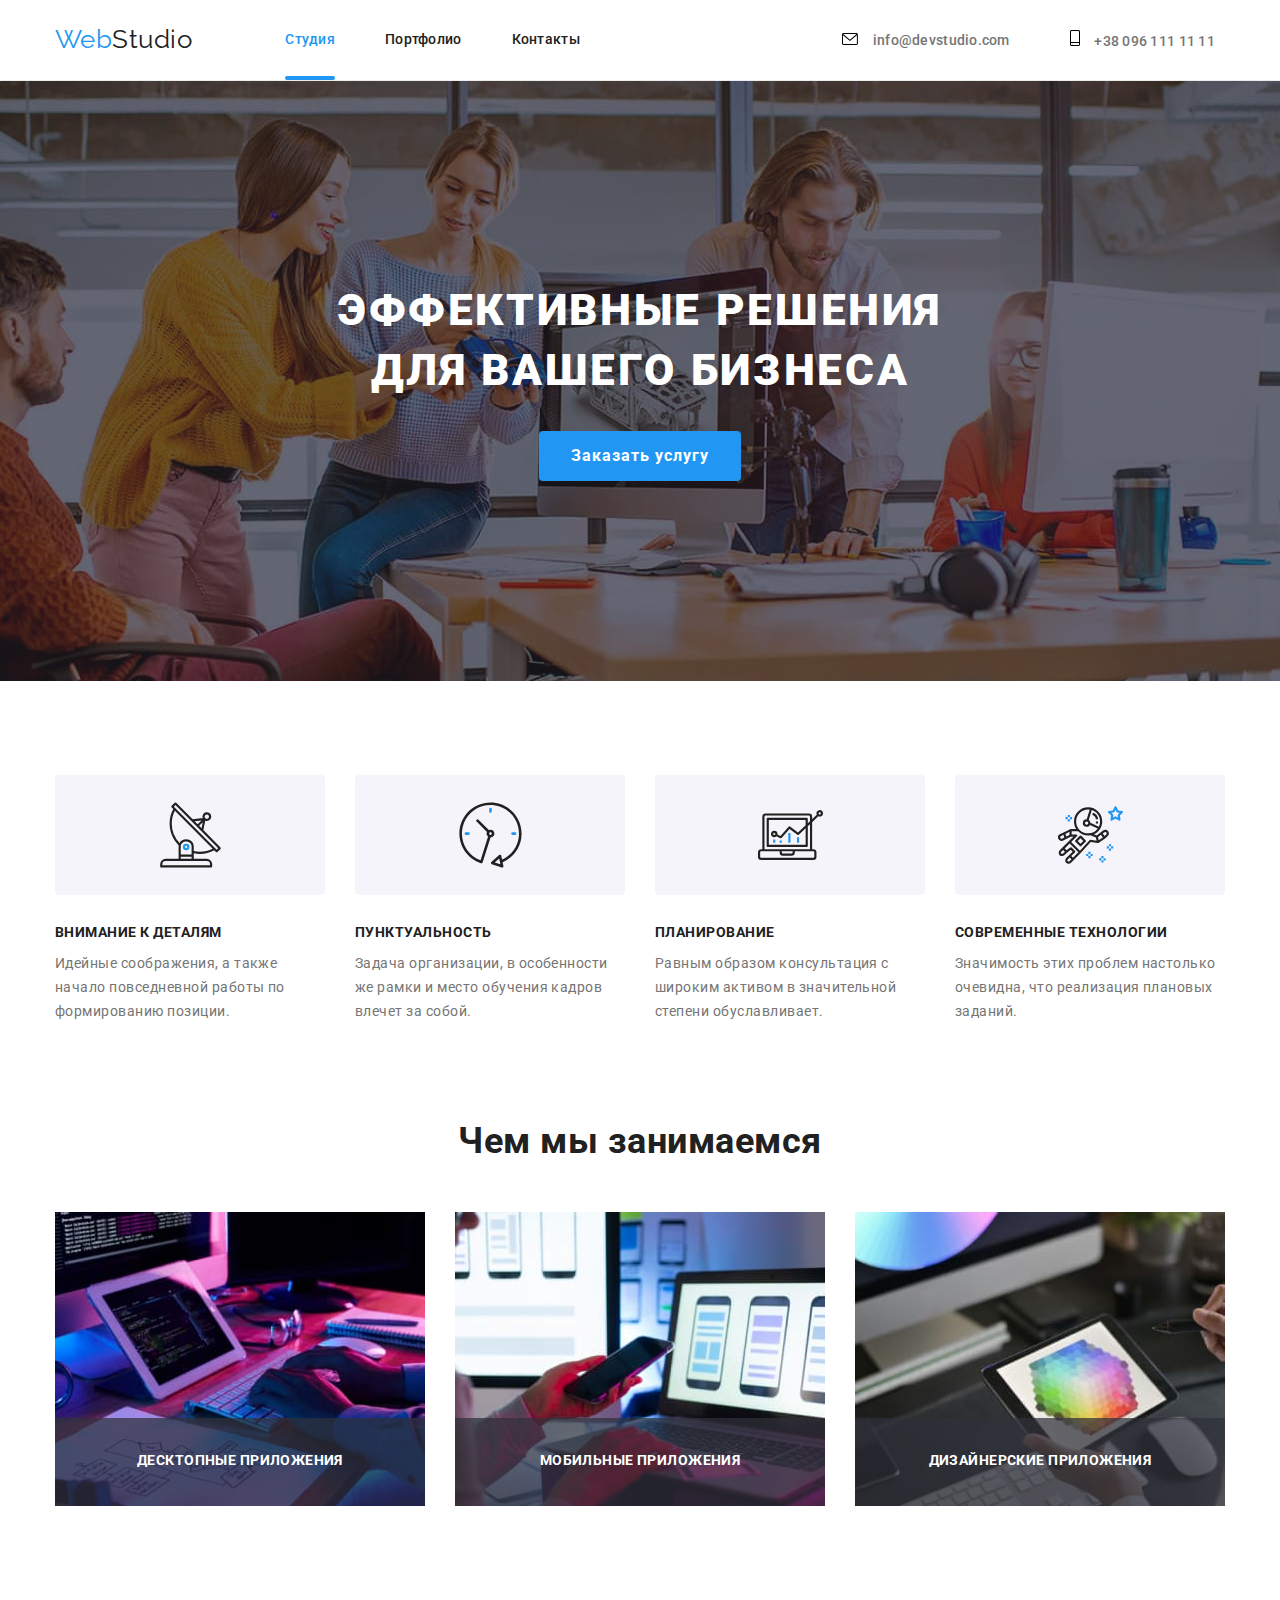
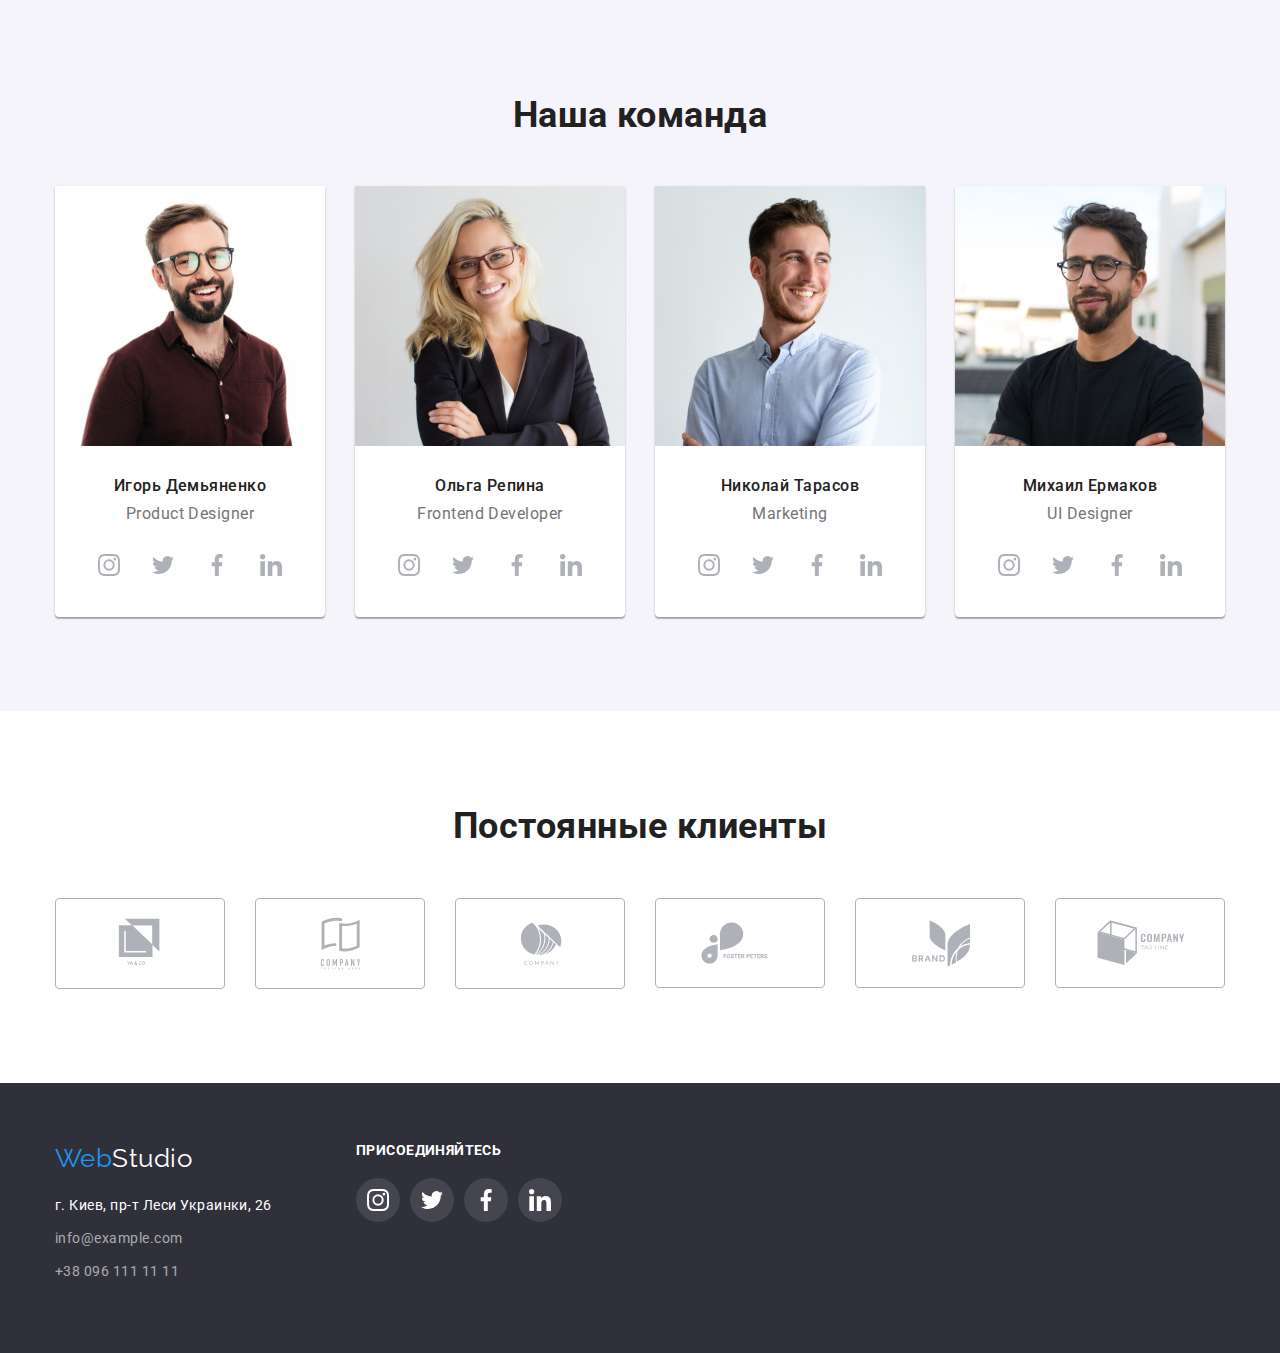
<file: index.html>
<!DOCTYPE html>
<html lang="en">
  <head>
    <link
      rel="stylesheet"
      href="https://cdn.jsdelivr.net/npm/modern-normalize@0.7.0/modern-normalize.min.css"
    />
    <meta charset="UTF-8" />
    <meta name="viewport" content="width=device-width, initial-scale=1.0" />
    <title>Document</title>
    <link
      href="https://fonts.googleapis.com/css2?family=Raleway:wght@700&family=Roboto:wght@400;500;700;900&display=swap"
      rel="stylesheet"
    />
    <link rel="stylesheet" href="./css/styles.css" />
    <style>
      a {
        text-decoration: none;
      }
    </style>
  </head>
  <body class="body">
    <!-- Шапка сайта -->
    <header class="line">
      <div class="conteiner header">
        <nav class="menu">
          <a href="" class="logo"><span class="accent">Web</span>Studio</a>
          <ul class="site-nav list">
            <li class="item">
              <a href="" class="link current underline link-studio">Студия</a>
            </li>
            <li class="item">
              <a href="./portfolio.html" class="link">Портфолио</a>
            </li>
            <li class="item"><a href="" class="link">Контакты</a></li>
          </ul>
        </nav>
        <ul class="auth-nav list">
          <li class="item">
            <a href="mailto:info@devstudio.com" class="envelope">
              <svg class="icon-envelope" width="16px" height="12px">
                <use href="./images/sprite.svg#envelope"></use>
              </svg>
            </a>
            <a href="mailto:info@devstudio.com" class="link envelope"
              >info@devstudio.com</a
            >
          </li>
          <li class="item">
            <a href="tel:+380961111111" class="smartphone">
              <svg class="icon-smartphone" width="10px" height="16px">
                <use href="./images/sprite.svg#smartphone"></use>
              </svg>
            </a>
            <a href="tel:+380961111111" class="link smartphone"
              >+38 096 111 11 11</a
            >
          </li>
        </ul>
      </div>
    </header>
    <main>
      <section class="hero overlay">
        <div class="conteiner">
          <h1 class="hero-title">
            Эффективные решения <br />
            для вашего бизнеса
          </h1>
          <div class="hero-button">
            <button data-modal-open class="button">Заказать услугу</button>
            <div class="backdrop is-hidden" data-modal>
              <div class="modal">
                <button data-modal-close class="button-close">
                  <svg class="icon-close" width="11" height="11">
                    <use href="./images/sprite.svg#close"></use>
                  </svg>
                </button>
              </div>
            </div>
          </div>
        </div>
      </section>
      <!-- Наши преимущества -->
      <section class="advantages">
        <div class="conteiner">
          <h2 class="advantages-title visually-hidden">Наши преимущества</h2>
          <ul class="list list-advantages">
            <li class="detail">
              <div class="antenna">
                <svg class="icon-antenna" width="65px" height="120px">
                  <use href="./images/sprite.svg#antenna"></use>
                </svg>
              </div>
              <h3 class="title">Внимание к деталям</h3>
              <p class="text">
                Идейные соображения, а также начало повседневной работы по
                формированию позиции.
              </p>
            </li>
            <li class="detail">
              <div class="clock">
                <svg class="icon-clock" width="65px" height="120px">
                  <use href="./images/sprite.svg#clock"></use>
                </svg>
              </div>
              <h3 class="title">Пунктуальность</h3>
              <p class="text">
                Задача организации, в особенности же рамки и место обучения
                кадров влечет за собой.
              </p>
            </li>
            <li class="detail">
              <div class="diagram">
                <svg class="icon-diagram" width="65px" height="120px">
                  <use href="./images/sprite.svg#diagram"></use>
                </svg>
              </div>
              <h3 class="title">Планирование</h3>
              <p class="text">
                Равным образом консультация с широким активом в значительной
                степени обуславливает.
              </p>
            </li>
            <li class="detail">
              <div class="astronaut">
                <svg class="icon-astronaut" width="65px" height="120px">
                  <use href="./images/sprite.svg#astronaut"></use>
                </svg>
              </div>
              <h3 class="title">Современные технологии</h3>
              <p class="text">
                Значимость этих проблем настолько очевидна, что реализация
                плановых заданий.
              </p>
            </li>
          </ul>
        </div>
      </section>
      <!-- Чем мы занимаемся -->
      <section class="activity">
        <div class="conteiner">
          <h2 class="activity-title">Чем мы занимаемся</h2>
          <div class="development">
            <div class="development-options">
              <img
                src="./images/desktop.jpg"
                alt="Десктопные приложения"
                width="370"
              />
              <p class="activity-text">ДЕСКТОПНЫЕ ПРИЛОЖЕНИЯ</p>
            </div>
            <div class="development-options">
              <img
                class="hover-img"
                src="./images/mobile.jpg"
                alt="Мобильные приложения"
                width="370"
              />
              <p class="activity-text">МОБИЛЬНЫЕ ПРИЛОЖЕНИЯ</p>
            </div>
            <div class="development-options">
              <img
                src="./images/designer.jpg"
                alt="Дизайнерские решения"
                width="370"
              />
              <p class="activity-text">ДИЗАЙНЕРСКИЕ ПРИЛОЖЕНИЯ</p>
            </div>
          </div>
        </div>
      </section>
      <!-- Наша команда -->
      <section class="section">
        <div class="conteiner">
          <h2 class="section-title">Наша команда</h2>
          <ul class="list features">
            <li class="person">
              <img
                class="img-name"
                src="./images/igor.jpg"
                alt="Игорь Демьяненко"
                width="270"
              />
              <h3 class="name">Игорь Демьяненко</h3>
              <p class="text">Product Designer</p>
              <div class="social">
                <a href="" class="link-instagram">
                  <svg class="icon-instagram" width="22px" height="22px">
                    <use href="./images/sprite.svg#instagram"></use>
                  </svg>
                </a>
                <a href="" class="link-twitter">
                  <svg class="icon-twitter" width="22px" height="22px">
                    <use href="./images/sprite.svg#twitter"></use>
                  </svg>
                </a>
                <a href="" class="link-facebook">
                  <svg class="icon-facebook" width="22" height="22px">
                    <use href="./images/sprite.svg#facebook"></use>
                  </svg>
                </a>
                <a href="" class="link-linkedin">
                  <svg class="icon-linkedin" width="22px" height="22px">
                    <use href="./images/sprite.svg#linkedin"></use>
                  </svg>
                </a>
              </div>
            </li>
            <li class="person">
              <img
                class="img-name"
                src="./images/olga.jpg"
                alt="Ольга Репина"
                width="270"
              />
              <h3 class="name">Ольга Репина</h3>
              <p class="text">Frontend Developer</p>
              <div class="social">
                <a href="" class="link-instagram">
                  <svg class="icon-instagram" width="22px" height="22px">
                    <use href="./images/sprite.svg#instagram"></use>
                  </svg>
                </a>
                <a href="" class="link-twitter">
                  <svg class="icon-twitter" width="22px" height="22px">
                    <use href="./images/sprite.svg#twitter"></use>
                  </svg>
                </a>
                <a href="" class="link-facebook">
                  <svg class="icon-facebook" width="22" height="22px">
                    <use href="./images/sprite.svg#facebook"></use>
                  </svg>
                </a>
                <a href="" class="link-linkedin">
                  <svg class="icon-linkedin" width="22px" height="22px">
                    <use href="./images/sprite.svg#linkedin"></use>
                  </svg>
                </a>
              </div>
            </li>
            <li class="person">
              <img
                class="img-name"
                src="./images/nikolay.jpg"
                alt="Николай Тарасов"
                width="270"
              />
              <h3 class="name">Николай Тарасов</h3>
              <p class="text">Marketing</p>
              <div class="social">
                <a href="" class="link-instagram">
                  <svg class="icon-instagram" width="22px" height="22px">
                    <use href="./images/sprite.svg#instagram"></use>
                  </svg>
                </a>
                <a href="" class="link-twitter">
                  <svg class="icon-twitter" width="22px" height="22px">
                    <use href="./images/sprite.svg#twitter"></use>
                  </svg>
                </a>
                <a href="" class="link-facebook">
                  <svg class="icon-facebook" width="22" height="22px">
                    <use href="./images/sprite.svg#facebook"></use>
                  </svg>
                </a>
                <a href="" class="link-linkedin">
                  <svg class="icon-linkedin" width="22px" height="22px">
                    <use href="./images/sprite.svg#linkedin"></use>
                  </svg>
                </a>
              </div>
            </li>
            <li class="person">
              <img
                class="img-name"
                src="./images/mihail.jpg"
                alt="Михаил Ермаков"
                width="270"
              />
              <h3 class="name">Михаил Ермаков</h3>
              <p class="text">UI Designer</p>
              <div class="social">
                <a href="" class="link-instagram">
                  <svg class="icon-instagram" width="22px" height="22px">
                    <use href="./images/sprite.svg#instagram"></use>
                  </svg>
                </a>
                <a href="" class="link-twitter">
                  <svg class="icon-twitter" width="22px" height="22px">
                    <use href="./images/sprite.svg#twitter"></use>
                  </svg>
                </a>
                <a href="" class="link-facebook">
                  <svg class="icon-facebook" width="22" height="22px">
                    <use href="./images/sprite.svg#facebook"></use>
                  </svg>
                </a>
                <a href="" class="link-linkedin">
                  <svg class="icon-linkedin" width="22px" height="22px">
                    <use href="./images/sprite.svg#linkedin"></use>
                  </svg>
                </a>
              </div>
            </li>
          </ul>
        </div>
      </section>
      <!-- Постоянные клиенты -->
      <section class="clients">
        <div class="conteiner">
          <h2 class="title-clients">Постоянные клиенты</h2>
          <ul class="list-clients">
            <li class="list">
              <a href="" class="client1">
                <svg class="icon-client1" width="170px" height="90px">
                  <use href="./images/sprite.svg#client1"></use>
                </svg>
              </a>
            </li>
            <li class="list">
              <a href="" class="client2">
                <svg class="icon-client2" width="170px" height="90px">
                  <use href="./images/sprite.svg#client2"></use>
                </svg>
              </a>
            </li>
            <li class="list">
              <a href="" class="client2">
                <svg class="icon-client3" width="170px" height="90px">
                  <use href="./images/sprite.svg#client3"></use>
                </svg>
              </a>
            </li>
            <li class="list">
              <a href="" class="client4">
                <svg class="icon-client4" width="170px" height="90px">
                  <use href="./images/sprite.svg#client4"></use>
                </svg>
              </a>
            </li>
            <li class="list">
              <a href="" class="client5">
                <svg class="icon-client5" width="170px" height="90px">
                  <use href="./images/sprite.svg#client5"></use>
                </svg>
              </a>
            </li>
            <li class="list">
              <a href="" class="client6">
                <svg class="icon-client6" width="170px" height="90px">
                  <use href="./images/sprite.svg#client6"></use>
                </svg>
              </a>
            </li>
          </ul>
        </div>
      </section>
    </main>
    <footer class="footer">
      <div class="conteiner-footer">
        <ul class="list list-footer">
          <li class="footer-blok">
            <a href="" class="logo-footer"
              ><span class="accent">Web</span>Studio</a
            >
            <address class="contacts">
              <a class="title-address" href=""
                >г. Киев, пр-т Леси Украинки, 26</a
              >
              <a class="title" href="mailto:info@example.com"
                >info@example.com</a
              >
              <a class="title" href="tel:+380961111111">+38 096 111 11 11</a>
            </address>
          </li>
          <li class="social-networks">
            <b class="welcome">ПРИСОЕДИНЯЙТЕСЬ</b>
            <div class="social-footer">
              <a href="" class="link-instagram">
                <svg class="icon-instagram-footer" width="22px" height="22px">
                  <use href="./images/sprite.svg#instagram"></use>
                </svg>
              </a>
              <a href="" class="link-twitter">
                <svg class="icon-twitter-footer" width="22px" height="22px">
                  <use href="./images/sprite.svg#twitter"></use>
                </svg>
              </a>
              <a href="" class="link-facebook">
                <svg class="icon-facebook-footer" width="22" height="22px">
                  <use href="./images/sprite.svg#facebook"></use>
                </svg>
              </a>
              <a href="" class="link-linkedin">
                <svg class="icon-linkedin-footer" width="22px" height="22px">
                  <use href="./images/sprite.svg#linkedin"></use>
                </svg>
              </a>
            </div>
          </li>
        </ul>
      </div>
    </footer>
    <script src="./js/modal.js"></script>
  </body>
</html>
</file>
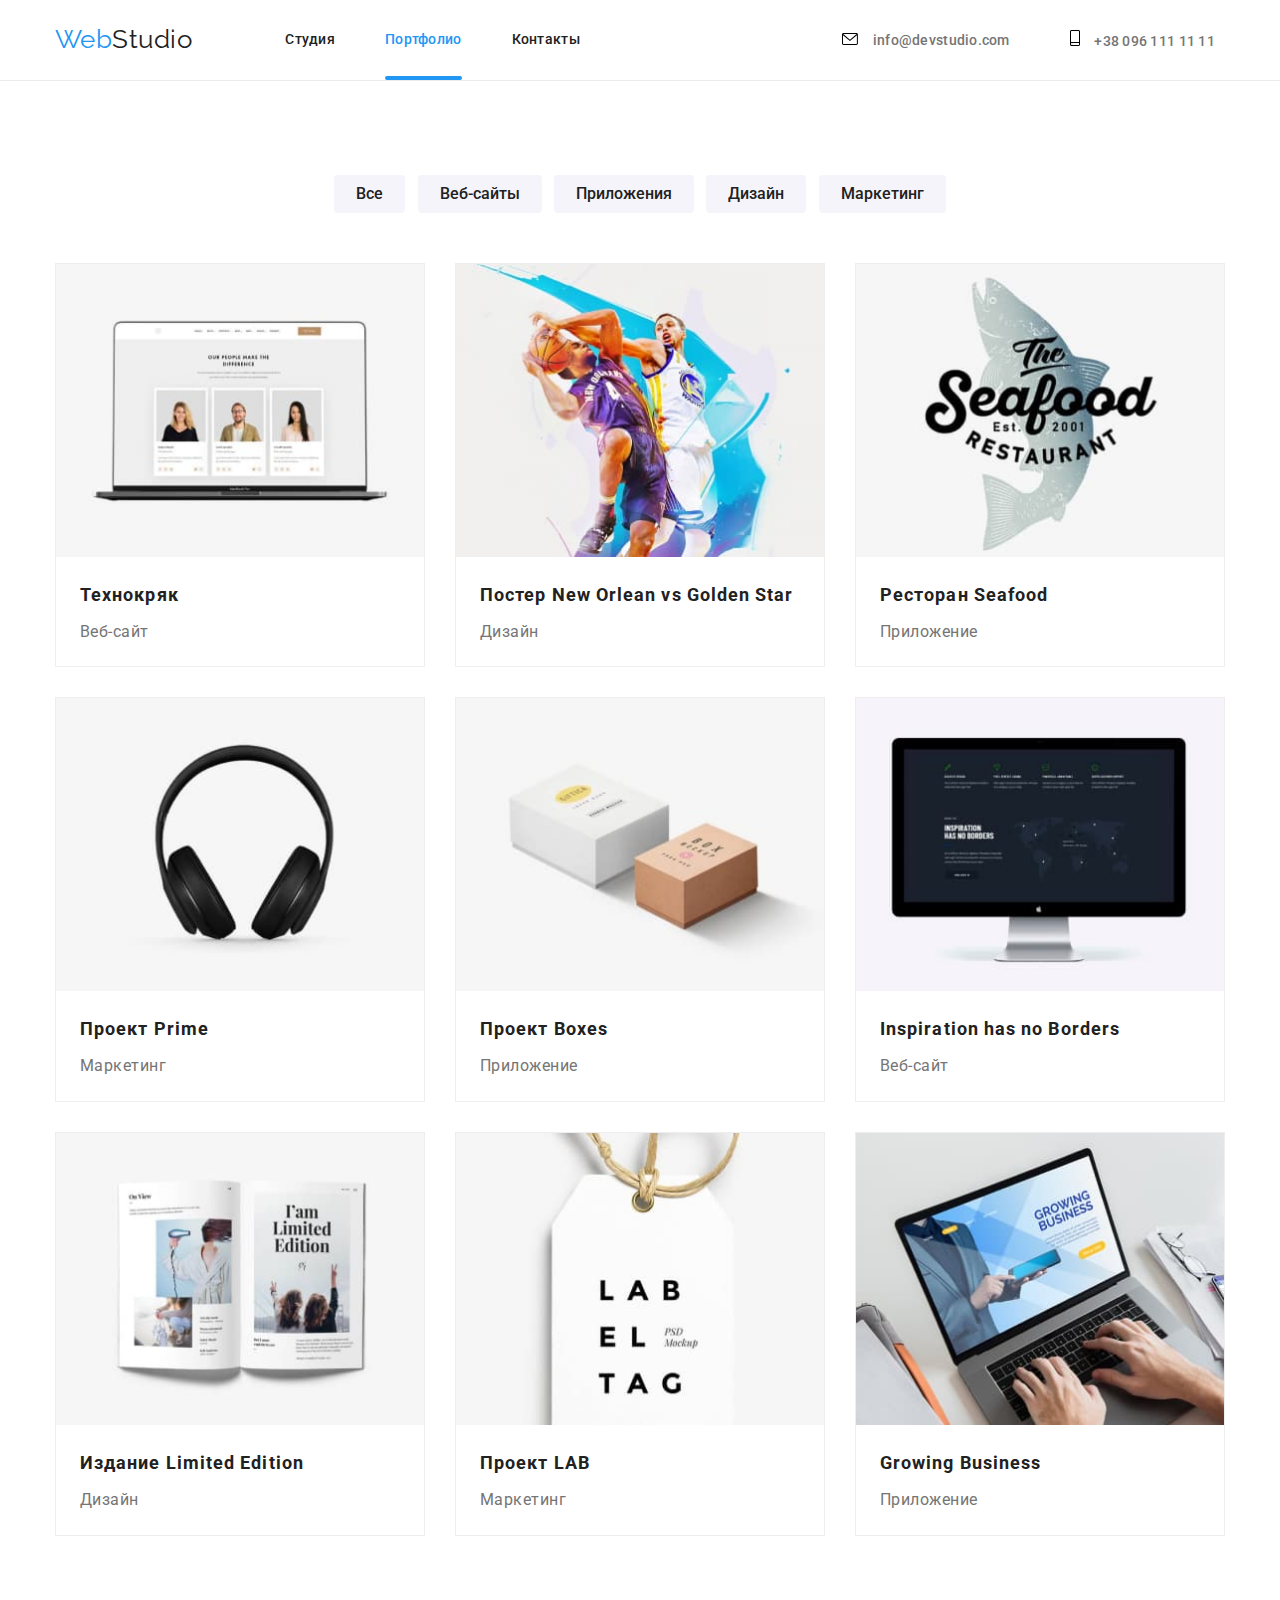
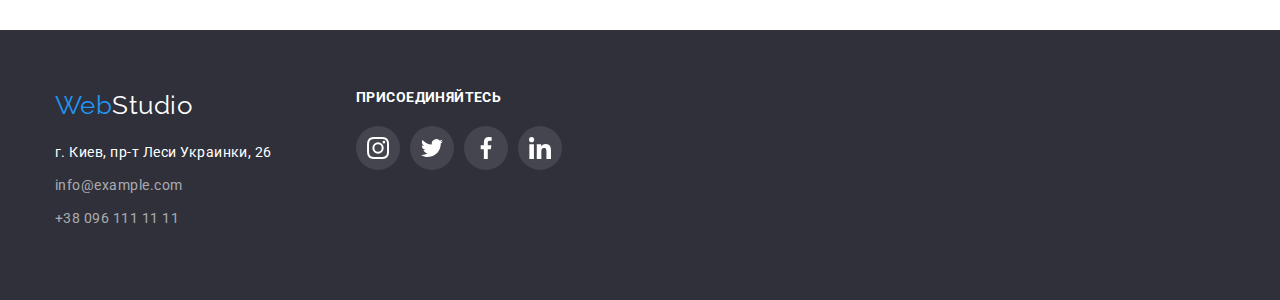
<file: portfolio.html>
<!DOCTYPE html>
<html lang="en">
  <head>
    <link
      rel="stylesheet"
      href="https://cdn.jsdelivr.net/npm/modern-normalize@0.7.0/modern-normalize.min.css"
    />
    <meta charset="UTF-8" />
    <meta name="viewport" content="width=device-width, initial-scale=1.0" />
    <title>Document</title>
    <link
      href="https://fonts.googleapis.com/css2?family=Raleway:wght@700&family=Roboto:wght@400;500;700;900&display=swap"
      rel="stylesheet"
    />

    <link rel="stylesheet" href="./css/styles.css" />
    <style>
      a {
        text-decoration: none;
      }
    </style>
  </head>
  <body class="body">
    <!-- Шапка сайта -->
    <header class="line">
      <div class="conteiner header">
        <nav class="menu">
          <a href="" class="logo"><span class="accent">Web</span>Studio</a>
          <ul class="site-nav list">
            <li class="item">
              <a href="./index.html " class="link">Студия</a>
            </li>
            <li class="item">
              <a
                href="./portfolio.html"
                class="link current underline link-studio"
                >Портфолио</a
              >
            </li>
            <li class="item"><a href="" class="link">Контакты</a></li>
          </ul>
        </nav>
        <ul class="auth-nav list">
          <li class="item">
            <a href="mailto:info@devstudio.com" class="envelope">
              <svg class="icon-envelope" width="16px" height="12px">
                <use href="./images/sprite.svg#envelope"></use>
              </svg>
            </a>
            <a href="mailto:info@devstudio.com" class="link envelope"
              >info@devstudio.com</a
            >
          </li>
          <li class="item">
            <a href="tel:+380961111111" class="smartphone">
              <svg class="icon-smartphone" width="10px" height="16px">
                <use href="./images/sprite.svg#smartphone"></use>
              </svg>
            </a>
            <a href="tel:+380961111111" class="link smartphone"
              >+38 096 111 11 11</a
            >
          </li>
        </ul>
      </div>
    </header>
    <main>
      <!-- Портфолио -->
      <section class="portfolio">
        <div class="conteiner-portfolio">
          <h1 class="portfolio-header visually-hidden">Портфолио</h1>
          <nav>
            <div>
              <button type="button" class="button-portfolio">Все</button>
              <button type="button" class="button-portfolio">Веб-сайты</button>
              <button type="button" class="button-portfolio">Приложения</button>
              <button type="button" class="button-portfolio">Дизайн</button>
              <button type="button" class="button-portfolio">Маркетинг</button>
            </div>
          </nav>
        </div>
      </section>
      <!-- Портфолио Все -->
      <section class="section-portfolio">
        <ul class="list-portfolio conteiner">
          <li class="block">
            <a href="">
              <div class="actions">
                <img src="./images/project1.jpg" alt="Технокряк" />
                <p class="actions-text">
                  Технокряк это современная площадка распространения
                  коронавируса. Компании используют эту платформу для цифрового
                  шпионажа и атак на защищённые сервера конкурентов.
                </p>
              </div>
              <h2 class="link">Технокряк</h2>
              <p class="portfolio-text">Веб-сайт</p>
            </a>
          </li>
          <li class="block">
            <a href="">
              <div class="actions">
                <img
                  src="./images/project2.jpg"
                  alt="Постер New Orlean vs Golden Star"
                />
                <p class="actions-text">
                  Технокряк это современная площадка распространения
                  коронавируса. Компании используют эту платформу для цифрового
                  шпионажа и атак на защищённые сервера конкурентов.
                </p>
              </div>
              <h2 class="link">Постер New Orlean vs Golden Star</h2>
              <p class="portfolio-text">Дизайн</p>
            </a>
          </li>
          <li class="block">
            <a href="">
              <div class="actions">
                <img src="./images/project3.jpg" alt="Ресторан Seafood" />
                <p class="actions-text">
                  Технокряк это современная площадка распространения
                  коронавируса. Компании используют эту платформу для цифрового
                  шпионажа и атак на защищённые сервера конкурентов.
                </p>
              </div>
              <h2 class="link">Ресторан Seafood</h2>
              <p class="portfolio-text">Приложение</p>
            </a>
          </li>
          <li class="block">
            <a href="">
              <div class="actions">
                <img src="./images/project4.jpg" alt="Проект Prime" />
                <p class="actions-text">
                  Технокряк это современная площадка распространения
                  коронавируса. Компании используют эту платформу для цифрового
                  шпионажа и атак на защищённые сервера конкурентов.
                </p>
              </div>
              <h2 class="link">Проект Prime</h2>
              <p class="portfolio-text">Маркетинг</p>
            </a>
          </li>
          <li class="block">
            <a href="">
              <div class="actions">
                <img src="./images/project5.jpg" alt="Проект Boxes" />
                <p class="actions-text">
                  Технокряк это современная площадка распространения
                  коронавируса. Компании используют эту платформу для цифрового
                  шпионажа и атак на защищённые сервера конкурентов.
                </p>
              </div>
              <h2 class="link">Проект Boxes</h2>
              <p class="portfolio-text">Приложение</p>
            </a>
          </li>
          <li class="block">
            <a href="">
              <div class="actions">
                <img
                  src="./images/project6.jpg"
                  alt="Inspiration has no Borders"
                />
                <p class="actions-text">
                  Технокряк это современная площадка распространения
                  коронавируса. Компании используют эту платформу для цифрового
                  шпионажа и атак на защищённые сервера конкурентов.
                </p>
              </div>
              <h2 class="link">Inspiration has no Borders</h2>
              <p class="portfolio-text">Веб-сайт</p>
            </a>
          </li>
          <li class="block">
            <a href="">
              <div class="actions">
                <img
                  src="./images/project7.jpg"
                  alt="Издание Limited Edition"
                />
                <p class="actions-text">
                  Технокряк это современная площадка распространения
                  коронавируса. Компании используют эту платформу для цифрового
                  шпионажа и атак на защищённые сервера конкурентов.
                </p>
              </div>
              <h2 class="link">Издание Limited Edition</h2>
              <p class="portfolio-text">Дизайн</p>
            </a>
          </li>
          <li class="block">
            <a href="">
              <div class="actions">
                <img src="./images/project8.jpg" alt="Проект LAB" />
                <p class="actions-text">
                  Технокряк это современная площадка распространения
                  коронавируса. Компании используют эту платформу для цифрового
                  шпионажа и атак на защищённые сервера конкурентов.
                </p>
              </div>
              <h2 class="link">Проект LAB</h2>
              <p class="portfolio-text">Маркетинг</p>
            </a>
          </li>
          <li class="block">
            <a href="">
              <div class="actions">
                <img src="./images/project9.jpg" alt="Growing Business" />
                <p class="actions-text">
                  Технокряк это современная площадка распространения
                  коронавируса. Компании используют эту платформу для цифрового
                  шпионажа и атак на защищённые сервера конкурентов.
                </p>
              </div>
              <h2 class="link">Growing Business</h2>
              <p class="portfolio-text">Приложение</p>
            </a>
          </li>
        </ul>
      </section>
    </main>
    <footer class="footer">
      <div class="conteiner-footer">
        <ul class="list list-footer">
          <li class="footer-blok">
            <a href="" class="logo-footer"
              ><span class="accent">Web</span>Studio</a
            >
            <address class="contacts">
              <a class="title-address" href=""
                >г. Киев, пр-т Леси Украинки, 26</a
              >
              <a class="title" href="mailto:info@example.com"
                >info@example.com</a
              >
              <a class="title" href="tel:+380961111111">+38 096 111 11 11</a>
            </address>
          </li>
          <li class="social-networks">
            <b class="welcome">ПРИСОЕДИНЯЙТЕСЬ</b>
            <div class="social-footer">
              <a href="" class="link-instagram">
                <svg class="icon-instagram-footer" width="22px" height="22px">
                  <use href="./images/sprite.svg#instagram"></use>
                </svg>
              </a>
              <a href="" class="link-twitter">
                <svg class="icon-twitter-footer" width="22px" height="22px">
                  <use href="./images/sprite.svg#twitter"></use>
                </svg>
              </a>
              <a href="" class="link-facebook">
                <svg class="icon-facebook-footer" width="22" height="22px">
                  <use href="./images/sprite.svg#facebook"></use>
                </svg>
              </a>
              <a href="" class="link-linkedin">
                <svg class="icon-linkedin-footer" width="22px" height="22px">
                  <use href="./images/sprite.svg#linkedin"></use>
                </svg>
              </a>
            </div>
          </li>
        </ul>
      </div>
    </footer>
  </body>
</html>
</file>
<file: css/styles.css>
/*основной цвет текста #757575*/
/*вспомогательный цвет текста #212121*/
/*акцент цвет текста #2196F3*/
/*цвет текста белый #FFFFFF*/
/*цвет фона основной #FFFFFF*/
/*цвет фона вспомагательный #F5F4FA*/
/* цвет фона в портфолио #E5E5E5 */

:root {
  --primary-text-color: #757575;
  --title-text-color: #212121;
  --accent-color: #2196f3;
  --color-text-white: #ffffff;
  --primary-bg-color: #ffffff;
  --bg-color: #f5f4fa;
  --bg-color-footer: #2f303a;
  --bg-color-portfolio: #e5e5e5;
  --timing-function: cubic-bezier(0.4, 0, 0.2, 1);
}

.body {
  background-color: #ffffff;
  color: var(--primary-text-color);
  font-family: Roboto, sans-serif;
  letter-spacing: 0.03em;
}

.list {
  list-style: none;
  margin: 0px;
  padding: 0px;
}

.conteiner {
  width: 1200px;
  padding-left: 15px;
  padding-right: 15px;
  margin-left: auto;
  margin-right: auto;
  margin-top: 0px;
  margin-bottom: 0px;
}

/* скрыть заголовок из потока документа */
.visually-hidden {
  position: absolute;
  width: 1px;
  height: 1px;
  margin: -1px;
  border: 0;
  padding: 0;
  clip: rect(0 0 0 0);
  overflow: hidden;
}

img, svg {
  display: block;
  max-width: 100%;
  height: auto;
}

/*Шапка сайта*/

.header {
  display: flex;
  align-items: center;
  margin-bottom: 0px;
}

.menu {
  display: flex;
  align-items: center;
}

.logo {
  display: block;
  padding-top: 24px;
  padding-bottom: 25px;
  margin-right: 93px;

  color: var(--title-text-color);
  font-family: Raleway, sans-serif;
  font-size: 26px;
  line-height: 1.2;
  transition: 250ms cubic-bezier(0.4, 0, 0.2, 1);
}

.logo:hover,
.logo:focus {
  color: var(--accent-color);
}

.logo .accent {
  color: var(--accent-color);
}

.site-nav {
  display: flex;
  
}

.site-nav .item {
  margin-right: 50px;
}

.site-nav .item:last-child {
  margin-right: 0px;
}

.site-nav .link {
  display: block;
  padding-top: 32px;
  padding-bottom: 32px;
}

.site-nav .link {
  color: var(--title-text-color);
  font-weight: 500;
  font-size: 14px;
  line-height: 1.14;
  letter-spacing: 0.02em;
  transition: 250ms cubic-bezier(0.4, 0, 0.2, 1);
}

.site-nav .link.current {
  color: var(--accent-color);
}

.site-nav .link:hover,
.site-nav .link:focus {
  color: var(--accent-color);
}

.auth-nav {
  display: flex;
  align-items: center;
  margin-left: auto;
}

.auth-nav .item {
  margin-right: 50px;
}

.auth-nav .item:last-child {
  margin-right: 0px;
}

.auth-nav .list .item {
  display: block;
  padding-top: 32px;
  padding-bottom: 32px;
}

.auth-nav .link {
  color: var(--primary-text-color);
  font-weight: 500;
  font-size: 14px;
  line-height: 1.14;
  letter-spacing: 0.02em;
  transition: 250ms cubic-bezier(0.4, 0, 0.2, 1);
}

.auth-nav .link:hover,
.auth-nav .link:focus {
  color: var(--accent-color);
}

/* Иконки конверт и телефон */

.envelope {
  border: none;
  margin-right: 10px;
  background-color: var(--primary-bg-color);
  transition: 250ms cubic-bezier(0.4, 0, 0.2, 1);
}

.item:hover {
  fill: var(--accent-color);
}

.envelope {
  display: inline-flex;
  align-items: center;
}

.smartphone {
  border: none;
  margin-right: 10px;
  background-color: var(--primary-bg-color);
  transition: 250ms cubic-bezier(0.4, 0, 0.2, 1);
}

.smartphone {
  display: inline-flex;
  align-items: center;

}

/* Подчеркивание в меню */

.underline::after {
content: "";
display: block;
width: 100%;
height: 4px;
border-radius: 2px;
background: var(--accent-color);
position: absolute;

left: 0;
bottom: 0;

margin: 0px;
padding: 0px;
}

.link-studio {
  position: relative;
}

/* Герой */

.overlay {
  max-width: 1600px;
  height: 600px;
  margin-left: auto;
  margin-right: auto;
  background-image: linear-gradient(
      to right,
      rgba(47, 48, 58, 0.4),
      rgba(47, 48, 58, 0.4)
    ),
    url(../images/hero.jpg);
  background-repeat: no-repeat;
  background-position: center;
  background-size: cover;
}

.hero {
  background-color: var(--bg-color-footer);
  text-align: center;
  padding-top: 200px;
  padding-bottom: 200px;
}

.hero-title {
  display: block;
  margin-top: 0px;
  margin-bottom: 30px;

  color: var(--color-text-white);
  font-style: 400;
  font-weight: 900;
  font-size: 44px;
  line-height: 1.36;
  text-align: center;

  letter-spacing: 0.06em;
  text-transform: uppercase;
}

/* Модальное окно */

.backdrop.is-hidden {
  opacity: 0;
  pointer-events: none;
}

.backdrop {
  z-index: 1;

  position: fixed;
  top: 0px;
  left: 0px;
  width: 100%;
  height: 100%;
  background: rgba(0, 0, 0, 0.2);

  opacity: 1;
  transition: opasity 250ms cubic-bezier(0.4, 0, 0.2, 1);
}

.backdrop.is-hidden .modal {
 transform: translate(-50%, -50%) scale(0.7);
}
.modal {
  z-index: 2;

  position: absolute;
  top: 50%;
  left: 50%;

  min-width: 528px;
  min-height: 581px;

  background-color: #ffffff;
  box-shadow: 0px 1px 3px rgba(0, 0, 0, 0.12), 0px 1px 1px rgba(0, 0, 0, 0.14), 0px 2px 1px rgba(0, 0, 0, 0.2);
  border-radius: 4px;

  transform: translate(-50%, -50%) scale(1);
  transition: transform 250ms cubic-bezier(0.4, 0, 0.2, 1);
}

/* Кнопка закрытия */

.button-close {
  display: flex;
  align-items: center;
  justify-content: center;
  border-radius: 50%;
  width: 30px;
  height: 30px;
  background: #FFFFFF;
  border: 1px solid rgba(0, 0, 0, 0.1);
  box-sizing: border-box;

  margin-right: 8px;
  margin-top: 8px;
  margin-left: 490px;
}

.icon-close {
  fill: #000000;
}

/*Преимущества*/

.advantages {
  padding-top: 94px;
  padding-bottom: 94px;
}

.advantages-title {
  margin-top: 0px;
  margin-bottom: 50px;

  color: var(--title-text-color);
  font-weight: 700;
  font-size: 36px;
  line-height: 1.17;
  text-align: center;
}

.detail {
  display: flex;
  flex-direction: column;
  margin-right: 30px
  margin-left: 0px;
  width: 270px;
  height: 251px;
}

/* Антена */
.antenna {
  border: none;
  width: 270px;
  height: 120px;
  border-radius: 4px;
  background-color: var(--bg-color);
}
.icon-antenna {
  margin-left: 103px;
}
/* Часы */
.clock {
  border: none;
  width: 270px;
  height: 120px;
  border-radius: 4px;
  background-color: var(--bg-color);
}
.icon-clock {
  margin-left: 103px;
}
/* Диаграмма */
.diagram {
  border: none;
  width: 270px;
  height: 120px;
  border-radius: 4px;
  background-color: var(--bg-color);
}
.icon-diagram {
  margin-left: 103px;
}

/* Астронавт */
.astronaut {
  border: none;
  width: 270px;
  height: 120px;
  border-radius: 4px;
  background-color: var(--bg-color);
}
.icon-astronaut {
  margin-left: 103px;
}

.advantages .title {
  margin-left: 0px;
  margin-top: 30px;
  margin-right: 0px;
  margin-bottom: 10px;

  color: var(--title-text-color);
  font-size: 14px;
  line-height: 1.14;
  text-transform: uppercase;
  font-weight: bold;
}

.advantages .text {
  margin: 0px;

  font-weight: 400;
  font-size: 14px;
  line-height: 24px;
}

/*Чем мы занимаемся*/
.activity {
  padding-bottom: 94px;
}

.activity-title {
  margin-top: 0px;
  margin-bottom: 50px;
  color: var(--title-text-color);
  font-size: 36px;
  line-height: 1.17;
  text-align: center;
  font-weight: 700;
}

.activity-text {
font-weight: 700;
font-size: 14px;
line-height: 1.14;
text-align: center;
letter-spacing: 0.03em;
color: var(--color-text-white);
width: 250px;

position: absolute;
top: 80%;
left: 50%;
transform: translate(-50%, -50%);

}

.development-options::before {
  display: inline-block;
  content: "";
  width: 50px;
  height: 50px;
  background-color: rgba(47, 48, 58, 0.8);
  opacity: 0.9;

  position: absolute;
  width: 100%;
  height: 30%;
  left: 0;
  bottom: 0;
}

.development {
  display: flex;
  flex-wrap: wrap;
  justify-content: space-between;
}

.development-options {
  width: 370px;

  position: relative;
}

/*Наша команда*/
.section {
  background-color: #f5f4fa;
  padding-top: 94px;
  padding-bottom: 94px;
}

.section-title {
  margin-top: 0px;
  margin-bottom: 50px;

  color: var(--title-text-color);
  font-size: 36px;
  line-height: 1.17;
  text-align: center;
  font-weight: 700;
}
.person {
  background-color: var(--primary-bg-color);
  box-shadow: 0px 1px 3px rgba(0, 0, 0, 0.12), 0px 1px 1px rgba(0, 0, 0, 0.14),
    0px 2px 1px rgba(0, 0, 0, 0.2);
  border-radius: 0px 0px 4px 4px;
  text-align: center;
}

.list {
  display: flex;
  justify-content: space-between;
}

.features .name .link:hover,
.features .name .link:focus {
  color: var(--accent-color);
}

.features .name {
  color: var(--title-text-color);
  font-weight: 500;
  font-size: 16px;
  line-height: 1.19;
  margin-top: 30px;
  margin-bottom: 9px;
}
.features .text {
  color: var(--primary-text-color);
  font-weight: 400;
  font-size: 16px;
  line-height: 1.19;
  margin: 0px;
}
/* Социальные сети */
.social {
  display: flex;
  justify-content: center;
  margin-top: 20px;
  margin-bottom: 30px;
}

/* Инстаграм */
.link-instagram {
  display: flex;
  align-items: center;
  justify-content: center;
  
  border-radius: 50%;
  width: 44px;
  height: 44px;
  background-color: var(--primary-bg-color);
  transition: 250ms cubic-bezier(0.4, 0, 0.2, 1);
}

.icon-instagram {
  fill: #afb1b8;
}

.link-instagram:hover .icon-instagram,
.link-instagram:focus .icon-instagram
 {
  fill: var(--primary-bg-color);
  outline: none;
}

/* Твиттер */
.link-twitter {
  display: flex;
  align-items: center;
  justify-content: center;
  
  border-radius: 50%;
  width: 44px;
  height: 44px;
  background-color: var(--primary-bg-color);
  transition: 250ms cubic-bezier(0.4, 0, 0.2, 1);
}

.icon-twitter {
  fill: #afb1b8;
}

.link-twitter:hover .icon-twitter,
.link-twitter:focus .icon-twitter 
{
  fill: var(--primary-bg-color);
  outline: none;
}

/* Фейсбук */
.link-facebook {
  display: flex;
  align-items: center;
  justify-content: center;
  
  border-radius: 50%;
  width: 44px;
  height: 44px;
  background-color: var(--primary-bg-color);
  transition: 250ms cubic-bezier(0.4, 0, 0.2, 1);
}

.icon-facebook {
  fill: #afb1b8;
}



.link-facebook:hover .icon-facebook,
.link-facebook:focus .icon-facebook
{
  fill: var(--primary-bg-color);
  outline: none;
}
/* Линкедин */

.link-linkedin {
  display: flex;
  align-items: center;
  justify-content: center;
    
  border-radius: 50%;
  width: 44px;
  height: 44px;
  background-color: var(--primary-bg-color);
  transition: 250ms cubic-bezier(0.4, 0, 0.2, 1);
}

.icon-linkedin {
  fill: #afb1b8;
}

.link-linkedin:hover .icon-linkedin,
.link-linkedin:focus .icon-linkedin
 {
  fill: var(--primary-bg-color);
  outline: none;
}

/* Постоянные клиенты */
.clients {
  padding-top: 94px;
  padding-bottom: 94px;
}

/* Клиент1 */
.icon-client1 {
  border-radius: 4px;
  border: 1px solid #afb1b8;
  transition: 250ms cubic-bezier(0.4, 0, 0.2, 1);
  
}

.icon-client1:hover {
  fill: var(--accent-color);
  border: 1px solid var(--accent-color);
  
}

.client1 {
  fill: #afb1b8;
  
}

/* Клиент2  */
.icon-client2 {
  border-radius: 4px;
  border: 1px solid #afb1b8;
  transition: 250ms cubic-bezier(0.4, 0, 0.2, 1);
}
.icon-client2:hover {
  fill: var(--accent-color);
  border: 1px solid var(--accent-color);
}
.client2 {
  fill: #afb1b8;
}

/* Клиент3  */
.icon-client3 {
  border-radius: 4px;
  border: 1px solid #afb1b8;
  transition: 250ms cubic-bezier(0.4, 0, 0.2, 1);
}
.icon-client3:hover {
  fill: var(--accent-color);
  border: 1px solid var(--accent-color);
}
.client3 {
  fill: #afb1b8;
}

/* Клиент4  */
.icon-client4 {
  width: 170px;
  height: 90px;
  border-radius: 4px;
  border: 1px solid #afb1b8;
  transition: 250ms cubic-bezier(0.4, 0, 0.2, 1);
}
.icon-client4:hover {
  fill: var(--accent-color);
  border: 1px solid var(--accent-color);
}
.client4 {
  fill: #afb1b8;
}

/* Клиент5  */
.icon-client5 {
  width: 170px;
  height: 90px;
  border-radius: 4px;
  border: 1px solid #afb1b8;
  transition: 250ms cubic-bezier(0.4, 0, 0.2, 1);
}
.icon-client5:hover {
  fill: var(--accent-color);
  border: 1px solid var(--accent-color);
}
.client5 {
  fill: #afb1b8;
}

/* Клиент6  */
.icon-client6 {
  width: 170px;
  height: 90px;
  border-radius: 4px;
  border: 1px solid #afb1b8;
  transition: 250ms cubic-bezier(0.4, 0, 0.2, 1);
}
.icon-client6:hover {
  fill: var(--accent-color);
  border: 1px solid var(--accent-color);
}
.client6 {
  fill: #afb1b8;
}

.title-clients {
  margin-top: 0px;
  margin-bottom: 50px;

  color: var(--title-text-color);
  font-size: 36px;
  line-height: 1.17;
  text-align: center;
  font-weight: 700;
}

.list-clients {
  display: flex;
  justify-content: space-between;
  margin-top: 0px;
  margin-bottom: 0px;
  padding-right: 0px;
  padding-left: 0px;
}

/* Футер*/
.footer {
  background-color: var(--bg-color-footer);
  padding-top: 60px;
  padding-bottom: 60px;
}

.conteiner-footer {
  width: 1200px;
  padding-left: 15px;
  padding-right: 15px;
  margin-left: auto;
  margin-right: auto;
}

/* Оформление шрифтов в футере */

.logo-footer {
  margin-bottom: 20px;

  color: var(--color-text-white);
  font-family: Raleway, sans-serif;
  font-size: 26px;
  line-height: 1.2;
  transition: 250ms cubic-bezier(0.4, 0, 0.2, 1);
 
}

.logo-footer:hover,
.logo-footer:focus {
  color: var(--accent-color);
 
}

.logo-footer .accent {
  color: var(--accent-color);
}

.contacts .title-address {
  margin-bottom: 9px;

  color: var(--color-text-white);
  font-weight: 400;
  font-size: 14px;
  line-height: 1.71;
  transition: 250ms cubic-bezier(0.4, 0, 0.2, 1);
}
.contacts .title-address:hover,
.contacts .title-address:focus {
  color: var(--accent-color);
}
.contacts .title {
  margin-bottom: 9px;
  margin-top: 0px;

  color: rgba(255, 255, 255, 0.6);
  font-weight: 400;
  font-size: 14px;
  line-height: 1.71;
  text-transform: none;
  transition: 250ms cubic-bezier(0.4, 0, 0.2, 1);
}

.contacts .title:hover,
.contacts .title:focus {
  color: var(--accent-color);
}

.footer .title-color {
  color: var(--color-text-white);
}
.contacts {
  font-style: normal;
}

.welcome {
  color: var(--color-text-white);
  font-weight: bold;
  font-size: 14px;
  line-height: 1.14;
  letter-spacing: 0.03em;
}

/* Блоки */

/* Общий ul футтера*/
.list-footer {
  display: flex;
  justify-content: flex-start;
}

/* общий */
.social-networks {
  
  padding: 0px;
  margin-left: 70px;
}

/* лого, адрес */
.contacts {   
  width: 231px;
}

.logo-footer, .title, .title-address {
  display: block;
  width: 231px;
}

.welcome {
  display: block;
  margin-bottom: 20px;
}

/* соцсети */

.social-footer {
  display: flex;
  justify-content: flex-star;
  align-items: center;
  padding: 0px;
  width: 206px;
  
}

/* Социальные сети */

/* Инстаграм */
.link-instagram {
  margin-right: 10px ;

  border-radius: 50%;
  width: 44px;
  height: 44px;
  background-color: rgba(255, 255, 255, 0.1);
  transition: 250ms cubic-bezier(0.4, 0, 0.2, 1);
}

.icon-instagram-footer {
  fill:var(--primary-bg-color);
}

.link-instagram:hover {
  background-color: var(--accent-color);
}

/* Твиттер */
.link-twitter {
  margin-right: 10px;

  border-radius: 50%;
  width: 44px;
  height: 44px;
  background-color: rgba(255, 255, 255, 0.1);
  transition: 250ms cubic-bezier(0.4, 0, 0.2, 1);
}

.icon-twitter-footer {
  fill:var(--primary-bg-color);
}

.link-twitter:hover {
  background-color: var(--accent-color);
}

/* Фейсбук */
.link-facebook {
  margin-right: 10px;

  border-radius: 50%;
  width: 44px;
  height: 44px;
  background-color: rgba(255, 255, 255, 0.1);
  transition: 250ms cubic-bezier(0.4, 0, 0.2, 1);
}

.icon-facebook-footer {
  fill:var(--primary-bg-color)
}

.link-facebook:hover {
  background-color: var(--accent-color);
}
/* Линкедин */

.link-linkedin {
  border-radius: 50%;
  width: 44px;
  height: 44px;
  background-color: rgba(255, 255, 255, 0.1);
  transition: 250ms cubic-bezier(0.4, 0, 0.2, 1);
}

.icon-linkedin-footer {
  fill:var(--primary-bg-color)
}

.link-linkedin:hover {
  background-color: var(--accent-color);
}

/*Кнопка героя*/
.button {
  border-radius: 4px;
  padding-left: 32px;
  padding-right: 32px;
  padding-top: 10px;
  padding-bottom: 10px;
  min-width: 200px;
  height: 50px;

  text-align: center;
  border: 1px transparent;

  color: var(--color-text-white);
  background-color: var(--accent-color);
  border: var(--accent-color);
  font-family: inherit;
  font-weight: bold;
  font-size: 16px;
  line-height: 1.88;
  letter-spacing: 0.06em;
  }

/*css портфолио*/

/* Убрать точки списка портфолио */
.list-portfolio {
  list-style: none;
  display: flex;
  justify-content: flex-start;
}

/* Линия в хеддере на всю ширину экрана */
.line {
  border-bottom: 1px solid #ececec;
}

/* Заголовок портфолио */
.portfolio-header {
  color: var(--title-text-color);
  font-weight: bold;
  font-size: 36px;
  line-height: 1.17;
}

/* Кнопки портфолио */
.conteiner-portfolio {
  display: flex;
  justify-content: center;

  width: 1200px;
  padding-left: 15px;
  padding-right: 15px;
  margin-left: auto;
  margin-right: auto;
}

.button-portfolio {
  border-radius: 4px;
  padding-left: 22px;
  padding-right: 22px;
  padding-top: 6px;
  padding-bottom: 6px;
  height: 38px;

  text-align: center;
  border: 1px transparent;

  color: var(--title-text-color);
  background-color: var(--bg-color);
  font-weight: 500;
  font-size: 16px;
  line-height: 1.6;

  transition: 250ms cubic-bezier(0.4, 0, 0.2, 1);
}

.button-portfolio:not(:last-child) {
  margin-right: 8px;
}

.button-portfolio:focus,
.button-portfolio:hover {
  color: var(--color-text-white);
  background-color: var(--accent-color);
}

/* Тень при ховере на список страниц портфолио */
.block:hover {
  box-shadow: 0px 1px 1px rgba(0, 0, 0, 0.12), 0px 4px 4px rgba(0, 0, 0, 0.06), 1px 4px 6px rgba(0, 0, 0, 0.16);
}

/* Голубой ховер с текстом на картинку портфолио  */
.actions {
  position: relative;
  overflow: hidden;
}

.block:hover .actions::before {
  opacity: 0.8;
  transform: translateY(0%);
}

.actions::before {
  display: inline-block;
  content: "";
 
  background-color: var(--accent-color);
  
  position: absolute;
  width: 100%;
  height: 100%;

  opacity: 0;
  transform: translateY(100%);
  transition: transform 250ms cubic-bezier(0.4, 0, 0.2, 1);
}

.block:hover .actions-text {
opacity: 1;
transform: translateY(-60%);
} 

.actions-text {
font-weight: 300;
font-size: 18px;
line-height: 1.56;
letter-spacing: 0.03em;
color: var(--color-text-white);


position: absolute;
top: 50%;
left: 10%;
transform: translateY(100%);
transition: transform 250ms cubic-bezier(0.4, 0, 0.2, 1);

opacity: 0;
width: 322px;
height: 168px;
}

/* Текст в секции списка портфолио */
.section-portfolio .link {
  color: var(--title-text-color);
  font-weight: bold;
  font-size: 18px;
  line-height: 2;
  letter-spacing: 0.06em;
}

.portfolio-text {
  color: var(--primary-text-color);
  font-weight: 400;
  font-size: 16px;
  line-height: 1.87;
  letter-spacing: 0.03em;
}

/* Оформление списка портфолио */
.section-portfolio .conteiner {
  display: flex;
  flex-wrap: wrap;
}

.list-portfolio .block {
  margin-right: 30px;
  margin-bottom: 30px;
  width: calc((100% - 30px *2) / 3);
  border: 1px solid #eeeeee;
  box-sizing: border-box;

}

.list-portfolio .block:nth-child(3n) {
  margin-right: 0px;
}

.list-portfolio .block:nth-last-child(-n + 3) {
  margin-bottom: 0px;
}

/* Паддинги секций с кнопками, секции со списком, текста в портфолио */
.section-portfolio {
  padding-top: 50px;
  padding-bottom: 94px;
}

.portfolio {
  padding-top: 94px;
}

.block .link {
  margin-left: 24px;
  margin-top: 20px;
  margin-bottom: 0px;
}

.block .portfolio-text {
  margin-top: 4px;
  margin-left: 24px;
  margin-bottom: 20px;
}
</file>
